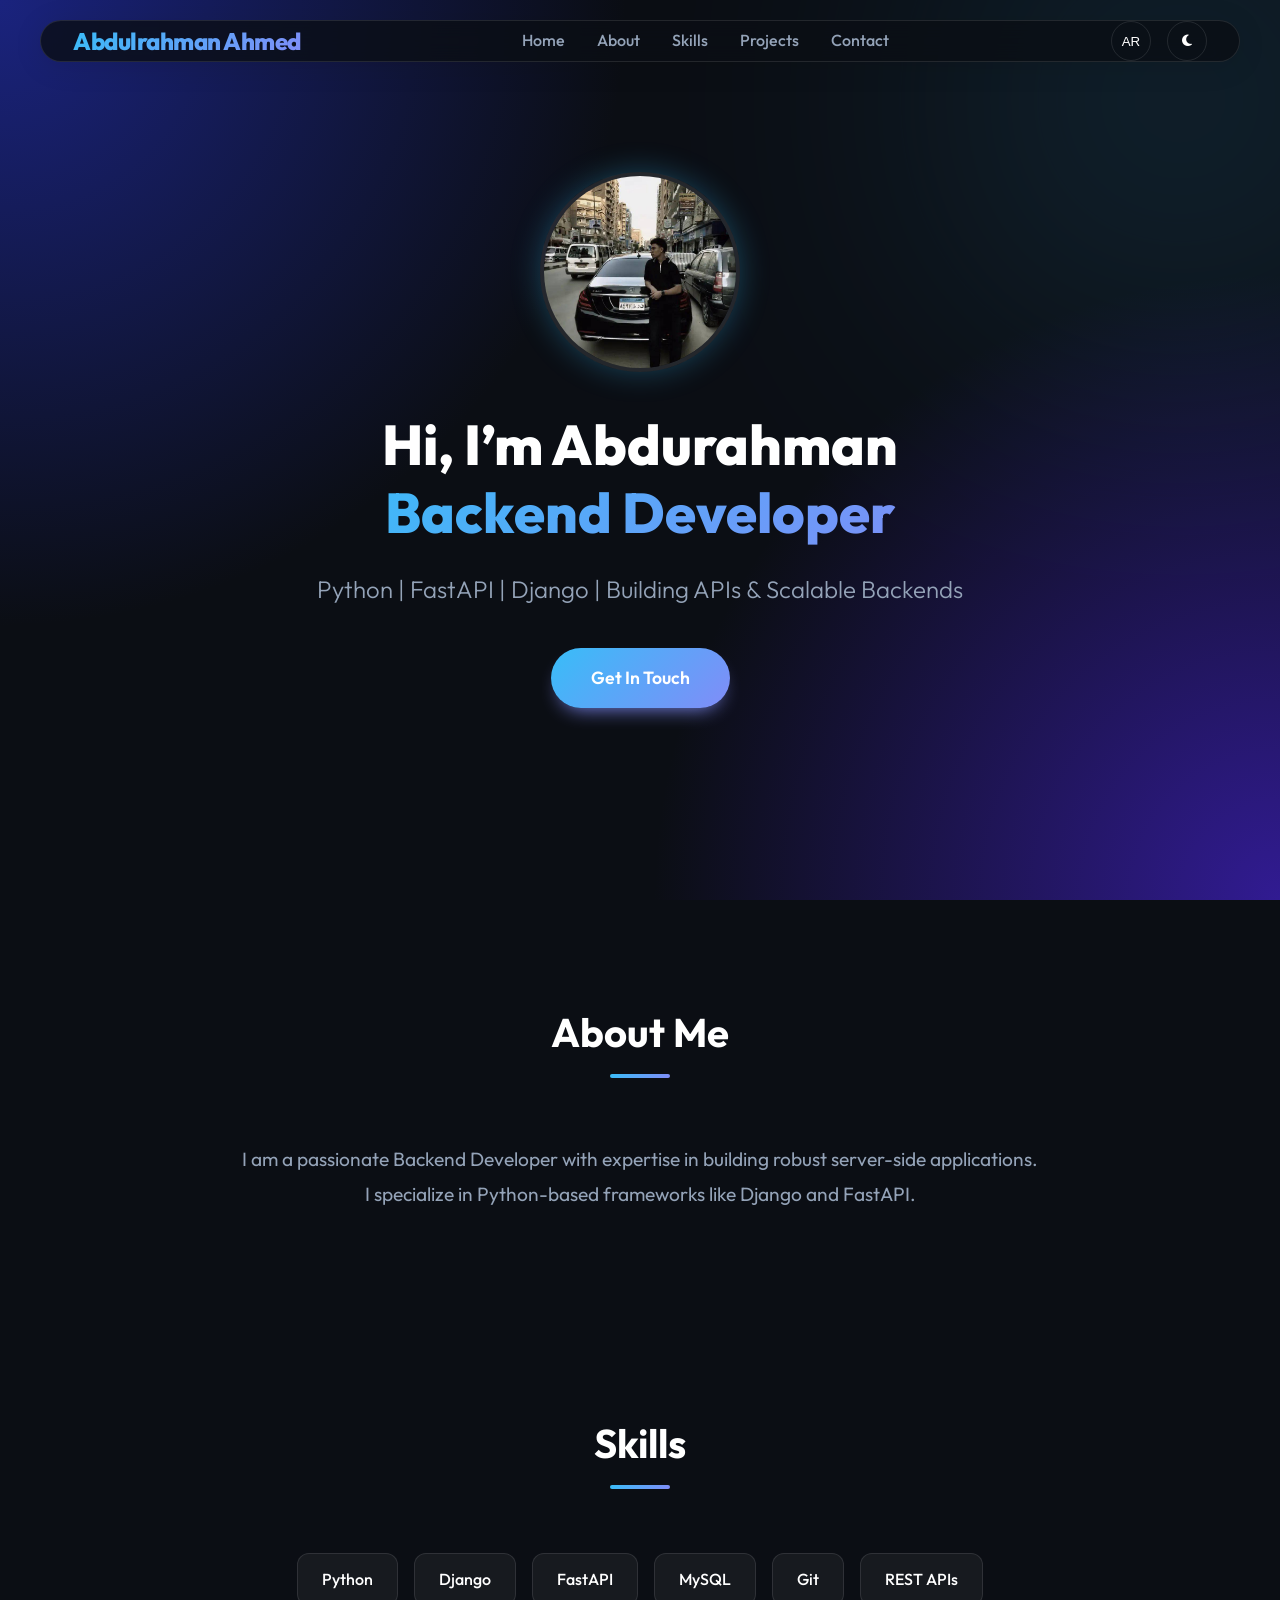
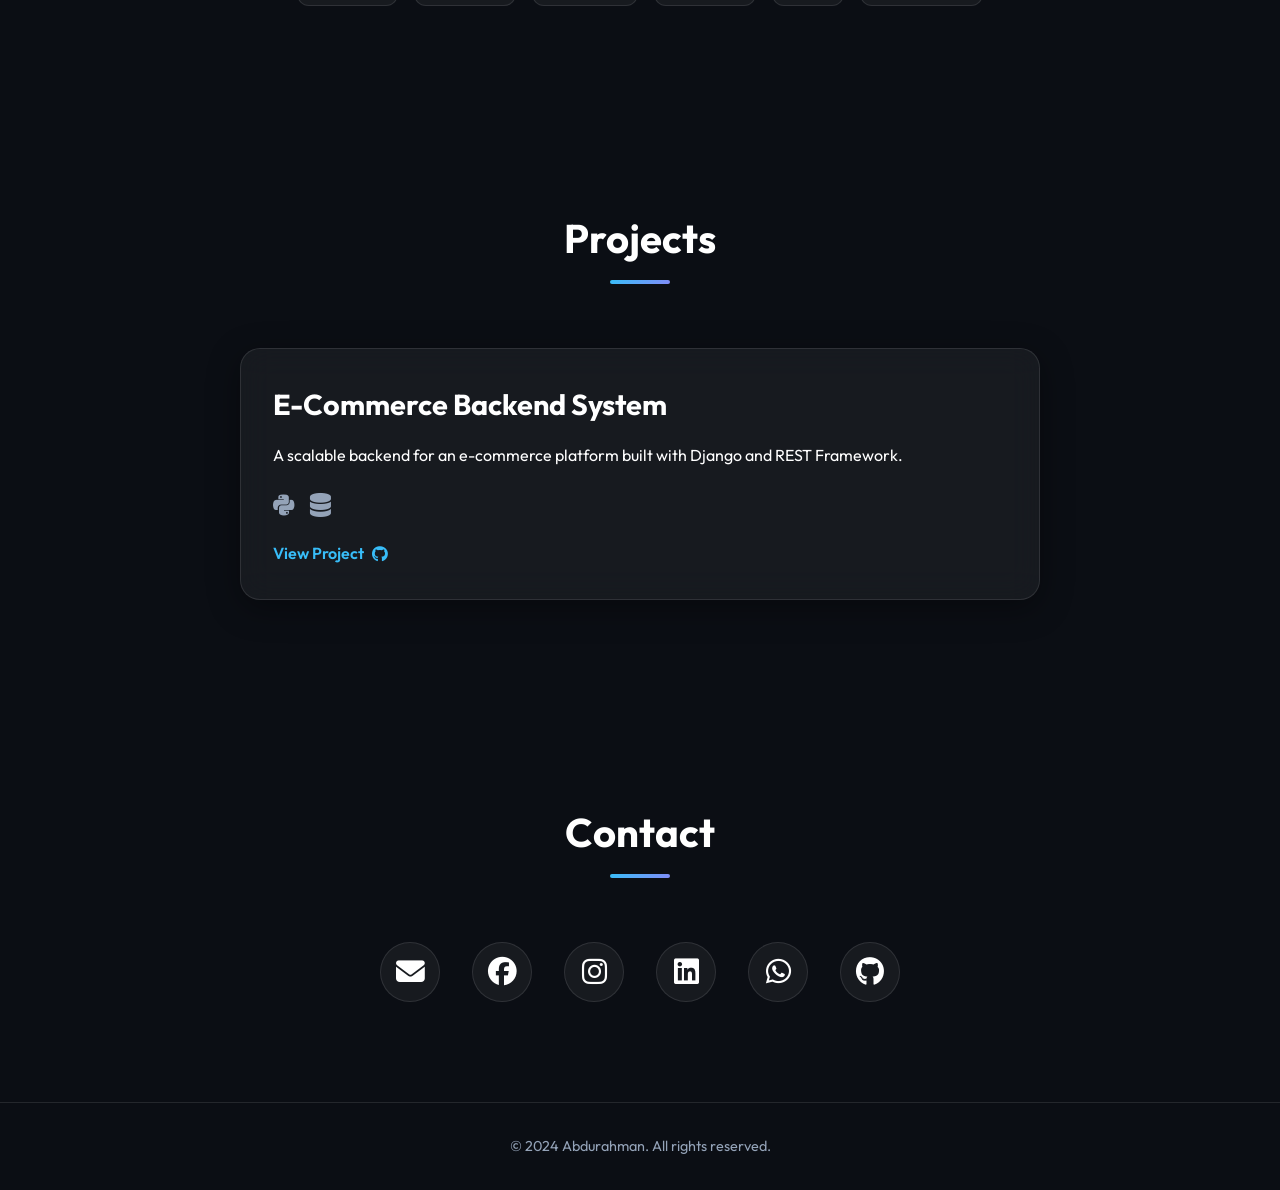
<file: index.html>
<!DOCTYPE html>
<html lang="en" dir="ltr">

<head>
    <meta charset="UTF-8">
    <meta name="viewport" content="width=device-width, initial-scale=1.0">
    <title>Abdulrahman | Backend Developer</title>
    <link rel="stylesheet" href="styles.css">
    <!-- Google Fonts -->
    <link rel="preconnect" href="https://fonts.googleapis.com">
    <link rel="preconnect" href="https://fonts.gstatic.com" crossorigin>
    <link
        href="https://fonts.googleapis.com/css2?family=Cairo:wght@400;700&family=Outfit:wght@300;500;700;800&display=swap"
        rel="stylesheet">
    <!-- Font Awesome -->
    <link rel="stylesheet" href="https://cdnjs.cloudflare.com/ajax/libs/font-awesome/6.4.0/css/all.min.css">
</head>

<body>
    <header>
        <nav class="container">
            <div class="logo">Abdulrahman Ahmed</div>
            <ul class="nav-links">
                <li><a href="#home" data-i18n="home">Home</a></li>
                <li><a href="#about" data-i18n="about">About</a></li>
                <li><a href="#skills" data-i18n="skills">Skills</a></li>
                <li><a href="#projects" data-i18n="projects">Projects</a></li>
                <li><a href="#contact" data-i18n="contact">Contact</a></li>
            </ul>
            <div class="controls">
                <button id="lang-toggle" aria-label="Toggle Language">AR</button>
                <button id="theme-toggle" aria-label="Toggle Theme">
                    <i class="fas fa-moon"></i>
                </button>
                <div class="hamburger">
                    <i class="fas fa-bars"></i>
                </div>
            </div>
        </nav>
    </header>

    <main>
        <!-- Hero Section -->
        <section id="home" class="hero">
            <div class="container hero-content">
                <div class="hero-image-container">
                    <img src="assets/profile.png" alt="Abdulrahman" class="hero-image">
                </div>
                <h1 data-i18n="hero_title">Hi, I’m Abdulrahman <br> <span>Backend Developer</span></h1>
                <p data-i18n="hero_subtitle">Python | FastAPI | Django | Building APIs & Scalable Backends</p>
                <a href="https://wa.me/201062707461" target="_blank" class="btn" data-i18n="contact_btn">Get In Touch <i
                        class="fas fa-arrow-right"></i></a>
            </div>
        </section>

        <!-- About Section -->
        <section id="about" class="about">
            <div class="container">
                <h2 data-i18n="about_title">About Me</h2>
                <div class="about-content">
                    <p data-i18n="about_desc">I am a passionate Backend Developer with expertise in building robust
                        server-side applications.</p>
                </div>
            </div>
        </section>

        <!-- Skills Section -->
        <section id="skills" class="skills">
            <div class="container">
                <h2 data-i18n="skills_title">Skills</h2>
                <div class="skills-grid">
                    <span class="skill-tag">Python</span>
                    <span class="skill-tag">Django</span>
                    <span class="skill-tag">FastAPI</span>
                    <span class="skill-tag">MySQL</span>
                    <span class="skill-tag">Git</span>
                    <span class="skill-tag">REST APIs</span>
                </div>
            </div>
        </section>

        <!-- Projects Section -->
        <section id="projects" class="projects">
            <div class="container">
                <h2 data-i18n="projects_title">Projects</h2>
                <div class="project-card glass-card">
                    <h3 data-i18n="project_name">E-Commerce Backend System</h3>
                    <p data-i18n="project_desc">A scalable backend for an e-commerce platform built with Django and REST
                        Framework.</p>
                    <div class="tech-stack">
                        <i class="fab fa-python"></i>
                        <i class="fas fa-database"></i>
                    </div>
                    <a href="#" class="project-link" data-i18n="view_project">View Project <i
                            class="fab fa-github"></i></a>
                </div>
            </div>
        </section>

        <!-- Contact Section -->
        <section id="contact" class="contact">
            <div class="container">
                <h2 data-i18n="contact_title">Contact</h2>
                <div class="social-links">
                    <a href="mailto:abdo572009ahmed@gmail.com" aria-label="Email"><i class="fas fa-envelope"></i></a>
                    <a href="https://www.facebook.com/share/14U1yfpHHhW/" target="_blank" aria-label="Facebook"><i
                            class="fab fa-facebook"></i></a>
                    <a href="https://www.instagram.com/abdomosaaa/" target="_blank" aria-label="Instagram"><i
                            class="fab fa-instagram"></i></a>
                    <a href="https://www.linkedin.com/in/abdulrahman-ahmed-b10934392/" target="_blank"
                        aria-label="LinkedIn"><i class="fab fa-linkedin"></i></a>
                    <a href="https://wa.me/201062707461" target="_blank" aria-label="WhatsApp"><i
                            class="fab fa-whatsapp"></i></a>
                    <a href="https://github.com/abdo572009ahmed-cmd" target="_blank" aria-label="GitHub"><i
                            class="fab fa-github"></i></a>
                </div>
            </div>
        </section>
    </main>

    <footer>
        <div class="container">
            <p data-i18n="footer_text">&copy; 2024 Abdurahman. All rights reserved.</p>
        </div>
    </footer>

    <script src="script.js"></script>
</body>

</html>
</file>
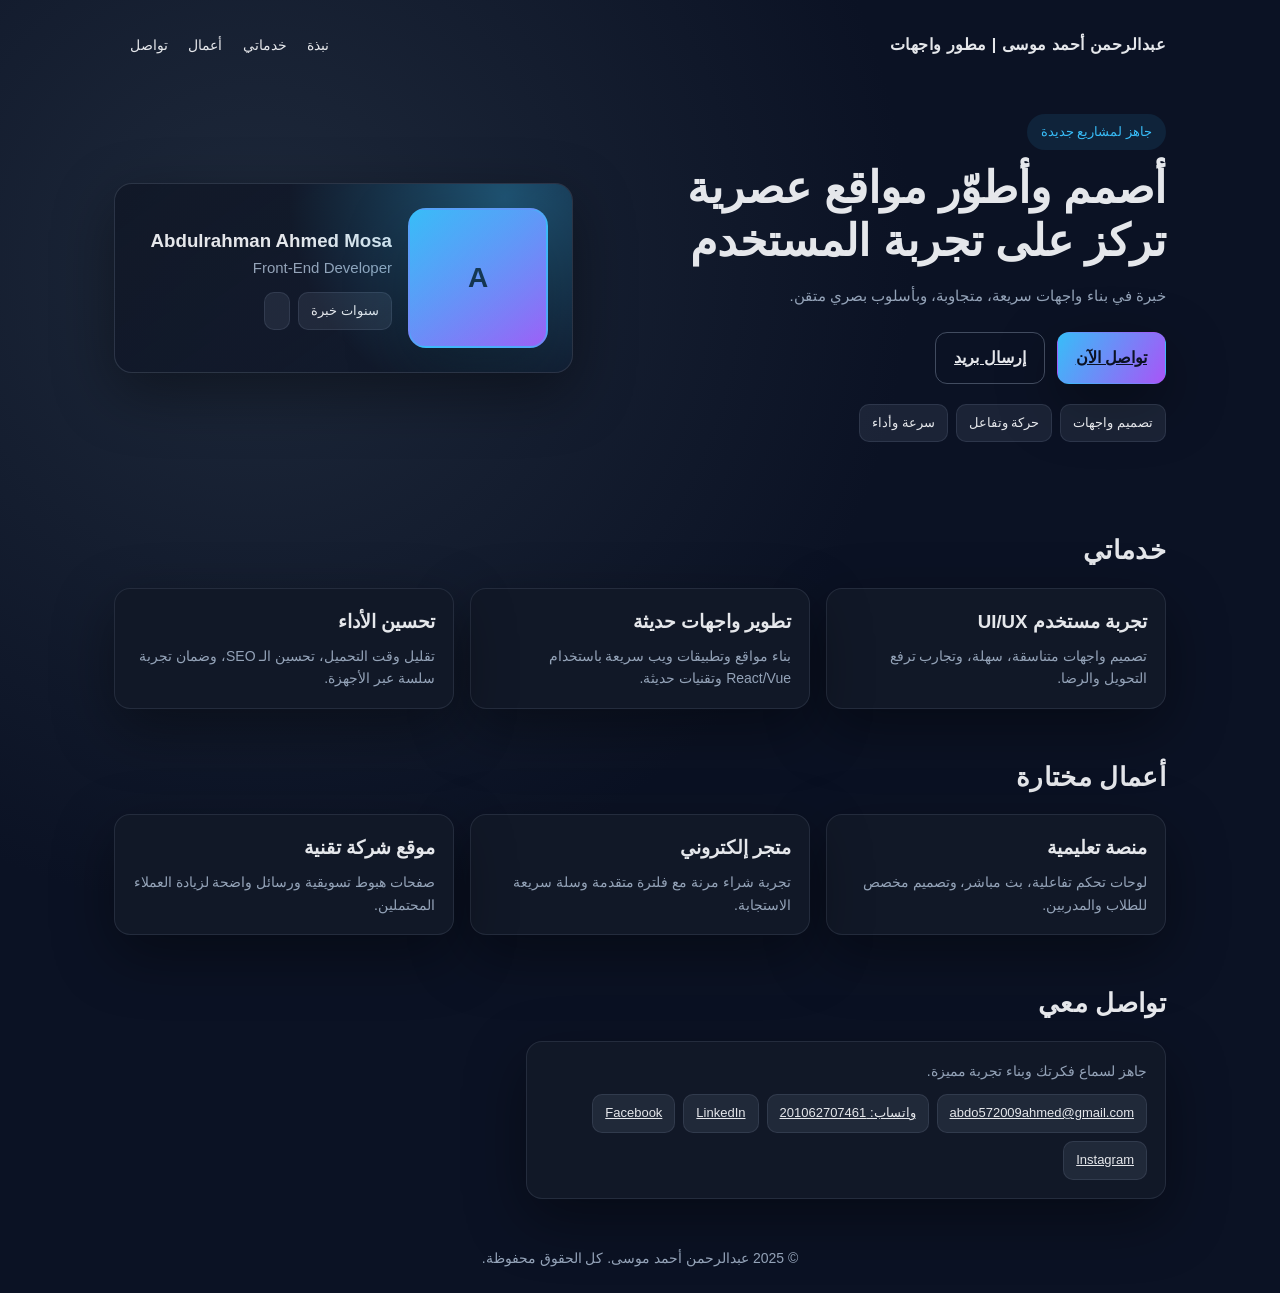
<file: abdo.html>
<!DOCTYPE html>
<html lang="ar" dir="rtl">
<head>
  <meta charset="UTF-8" />
  <meta name="viewport" content="width=device-width, initial-scale=1.0" />
  <title>موقعي الشخصي | عبدالرحمن أحمد موسى</title>
  <style>
    :root {
      --bg: #0f172a;
      --card: #111827;
      --primary: #38bdf8;
      --accent: #a855f7;
      --text: #e5e7eb;
      --muted: #94a3b8;
      --shadow: 0 20px 60px rgba(0, 0, 0, 0.4);
    }
    * { box-sizing: border-box; margin: 0; padding: 0; }
    body {
      font-family: "Segoe UI", sans-serif;
      background: radial-gradient(circle at 20% 20%, #1e293b, #0b1224 45%), var(--bg);
      color: var(--text);
      line-height: 1.6;
    }
    header {
      padding: 32px 24px 16px;
      max-width: 1100px;
      margin: auto;
      display: flex;
      justify-content: space-between;
      align-items: center;
      gap: 16px;
    }
    .logo { font-weight: 700; letter-spacing: 0.5px; }
    nav a {
      color: var(--text);
      text-decoration: none;
      margin-left: 16px;
      font-size: 14px;
      transition: 0.2s ease;
    }
    nav a:hover { color: var(--primary); }
    .hero {
      max-width: 1100px;
      margin: auto;
      padding: 40px 24px 64px;
      display: grid;
      grid-template-columns: 1.1fr 0.9fr;
      gap: 32px;
      align-items: center;
    }
    .pill {
      display: inline-flex;
      align-items: center;
      gap: 8px;
      background: rgba(56, 189, 248, 0.1);
      color: var(--primary);
      padding: 8px 14px;
      border-radius: 999px;
      font-size: 13px;
    }
    h1 { font-size: 44px; margin: 12px 0 16px; line-height: 1.2; }
    .muted { color: var(--muted); font-size: 15px; }
    .cta {
      margin-top: 24px;
      display: flex;
      align-items: center;
      gap: 12px;
    }
    .btn {
      padding: 12px 18px;
      border-radius: 12px;
      border: 1px solid transparent;
      font-weight: 600;
      cursor: pointer;
      transition: 0.2s ease;
      color: #0b1224;
      background: linear-gradient(120deg, var(--primary), var(--accent));
      box-shadow: var(--shadow);
    }
    .btn.secondary {
      background: transparent;
      color: var(--text);
      border-color: rgba(148, 163, 184, 0.4);
      box-shadow: none;
    }
    .profile-card {
      background: linear-gradient(145deg, rgba(17, 24, 39, 0.9), rgba(15, 23, 42, 0.8));
      border: 1px solid rgba(148, 163, 184, 0.2);
      box-shadow: var(--shadow);
      border-radius: 18px;
      padding: 24px;
      position: relative;
      overflow: hidden;
    }
    .profile-card::after {
      content: "";
      position: absolute;
      inset: -40px;
      background: radial-gradient(circle at 80% 20%, rgba(56, 189, 248, 0.35), transparent 45%);
      pointer-events: none;
    }
    .profile-card img {
      display: none;
    }
    .avatar {
      width: 140px;
      height: 140px;
      border-radius: 18px;
      background: linear-gradient(135deg, var(--primary), var(--accent));
      border: 2px solid rgba(56, 189, 248, 0.4);
      display: grid;
      place-items: center;
      font-weight: 700;
      font-size: 28px;
      color: #0b1224;
      box-shadow: var(--shadow);
    }
    .profile-top { display: flex; gap: 16px; align-items: center; }
    .chips { display: flex; gap: 8px; flex-wrap: wrap; margin-top: 12px; }
    .chip {
      background: rgba(148, 163, 184, 0.12);
      color: var(--text);
      padding: 8px 12px;
      border-radius: 10px;
      font-size: 13px;
      border: 1px solid rgba(148, 163, 184, 0.15);
    }
    section {
      max-width: 1100px;
      margin: auto;
      padding: 24px;
    }
    .section-title {
      font-size: 26px;
      margin-bottom: 16px;
      letter-spacing: 0.3px;
    }
    .cards {
      display: grid;
      grid-template-columns: repeat(auto-fit, minmax(280px, 1fr));
      gap: 16px;
    }
    .card {
      background: var(--card);
      padding: 18px;
      border-radius: 16px;
      border: 1px solid rgba(148, 163, 184, 0.15);
      box-shadow: var(--shadow);
    }
    .card h3 { margin-bottom: 8px; }
    .card p { color: var(--muted); font-size: 14px; }
    .timeline { border-inline-start: 2px solid rgba(56, 189, 248, 0.4); padding-inline-start: 16px; }
    .timeline-item { margin-bottom: 16px; }
    .timeline-item span { color: var(--primary); font-size: 13px; }
    footer {
      text-align: center;
      padding: 24px;
      color: var(--muted);
      font-size: 14px;
    }
    @media (max-width: 900px) {
      .hero { grid-template-columns: 1fr; text-align: center; }
      .profile-top { justify-content: center; }
      header { flex-direction: column; }
      nav a { margin: 0 8px; }
      .cta { justify-content: center; }
    }
  </style>
</head>
<body>
  <header>
    <div class="logo">عبدالرحمن أحمد موسى | مطور واجهات</div>
    <nav>
      <a href="#about">نبذة</a>
      <a href="#services">خدماتي</a>
      <a href="#projects">أعمال</a>
      <a href="#contact">تواصل</a>
    </nav>
  </header>

  <main>
    <section class="hero" id="about">
      <div>
        <div class="pill">جاهز لمشاريع جديدة</div>
        <h1>أصمم وأطوّر مواقع عصرية تركز على تجربة المستخدم</h1>
        <p class="muted">خبرة في بناء واجهات سريعة، متجاوبة، وبأسلوب بصري متقن.</p>
        <div class="cta">
          <a class="btn" href="https://wa.me/201062707461" target="_blank" rel="noopener">تواصل الآن</a>
          <a class="btn secondary" href="mailto:abdo572009ahmed@gmail.com">إرسال بريد</a>
        </div>
        <div class="chips" style="margin-top:20px;">
          <div class="chip">تصميم واجهات</div>
          <div class="chip">حركة وتفاعل</div>
          <div class="chip">سرعة وأداء</div>
        </div>
      </div>
      <div class="profile-card">
        <div class="profile-top">
          <div class="avatar" aria-label="صورة شخصية">A</div>
          <div>
            <h3>Abdulrahman Ahmed Mosa</h3>
            <p class="muted">Front-End Developer</p>
            <div class="chips">
              <div class="chip"> سنوات خبرة</div>
              <div class="chip"></div>
            </div>
          </div>
        </div>
      </div>
    </section>

    <section id="services">
      <h2 class="section-title">خدماتي</h2>
      <div class="cards">
        <div class="card">
          <h3>تجربة مستخدم UI/UX</h3>
          <p>تصميم واجهات متناسقة، سهلة، وتجارب ترفع التحويل والرضا.</p>
        </div>
        <div class="card">
          <h3>تطوير واجهات حديثة</h3>
          <p>بناء مواقع وتطبيقات ويب سريعة باستخدام React/Vue وتقنيات حديثة.</p>
        </div>
        <div class="card">
          <h3>تحسين الأداء</h3>
          <p>تقليل وقت التحميل، تحسين الـ SEO، وضمان تجربة سلسة عبر الأجهزة.</p>
        </div>
      </div>
    </section>

    <section id="projects">
      <h2 class="section-title">أعمال مختارة</h2>
      <div class="cards">
        <div class="card">
          <h3>منصة تعليمية</h3>
          <p>لوحات تحكم تفاعلية، بث مباشر، وتصميم مخصص للطلاب والمدربين.</p>
        </div>
        <div class="card">
          <h3>متجر إلكتروني</h3>
          <p>تجربة شراء مرنة مع فلترة متقدمة وسلة سريعة الاستجابة.</p>
        </div>
        <div class="card">
          <h3>موقع شركة تقنية</h3>
          <p>صفحات هبوط تسويقية ورسائل واضحة لزيادة العملاء المحتملين.</p>
        </div>
      </div>
    </section>

    <section id="contact">
      <h2 class="section-title">تواصل معي</h2>
      <div class="card" style="max-width:640px;">
        <p class="muted">جاهز لسماع فكرتك وبناء تجربة مميزة.</p>
        <div class="chips" style="margin-top:12px;">
          <a class="chip" href="mailto:abdo572009ahmed@gmail.com">abdo572009ahmed@gmail.com</a>
          <a class="chip" href="https://wa.me/201062707461" target="_blank" rel="noopener">واتساب: 201062707461</a>
          <a class="chip" href="https://linkedin.com/in/abdo" target="_blank" rel="noopener">LinkedIn</a>
          <a class="chip" href="https://www.facebook.com/profile.php?id=61579011426478" target="_blank" rel="noopener">Facebook</a>
          <a class="chip" href="https://www.instagram.com/abdomosaaaa/?next=%2F" target="_blank" rel="noopener">Instagram</a>
        </div>
      </div>
    </section>
  </main>

  <footer>© 2025 عبدالرحمن أحمد موسى. كل الحقوق محفوظة.</footer>
</body>
</html>
</file>
<file: styles.css>
/* --- Modern Reset & Variables --- */
:root {
    /* Core Palette - Dark (Default) */
    --bg-color: #0B0E14;
    --bg-gradient: radial-gradient(circle at top left, #1a237e, transparent 40%),
        radial-gradient(circle at bottom right, #311b92, transparent 40%),
        #0B0E14;

    --text-primary: #ffffff;
    --text-secondary: #94a3b8;

    --accent-primary: #38bdf8;
    --accent-secondary: #818cf8;
    --accent-gradient: linear-gradient(135deg, #38bdf8 0%, #818cf8 100%);

    --glass-bg: rgba(255, 255, 255, 0.05);
    --glass-border: rgba(255, 255, 255, 0.1);
    --glass-shadow: 0 8px 32px 0 rgba(0, 0, 0, 0.37);

    --nav-bg: rgba(11, 14, 20, 0.8);

    /* Fonts */
    --font-en: 'Outfit', sans-serif;
    --font-ar: 'Cairo', sans-serif;

    --spacing-container: 1200px;
}

[data-theme="light"] {
    /* Light Mode Palette */
    --bg-color: #f8fafc;
    --bg-gradient: radial-gradient(circle at top left, #e0f2fe, transparent 40%),
        radial-gradient(circle at bottom right, #f3e8ff, transparent 40%),
        #f8fafc;

    --text-primary: #0f172a;
    --text-secondary: #475569;

    --accent-primary: #0284c7;
    --accent-secondary: #6366f1;
    --accent-gradient: linear-gradient(135deg, #0284c7 0%, #6366f1 100%);

    --glass-bg: rgba(255, 255, 255, 0.6);
    --glass-border: rgba(255, 255, 255, 0.4);
    --glass-shadow: 0 8px 32px 0 rgba(31, 38, 135, 0.1);

    --nav-bg: rgba(248, 250, 252, 0.8);
}

/* --- Global Styles --- */
* {
    box-sizing: border-box;
    margin: 0;
    padding: 0;
}

html {
    scroll-behavior: smooth;
}

body {
    font-family: var(--font-en);
    background: var(--bg-gradient);
    background-attachment: fixed;
    /* Parallax-like background */
    color: var(--text-primary);
    min-height: 100vh;
    line-height: 1.6;
    overflow-x: hidden;
    transition: background 0.3s, color 0.3s;
}

html[lang="ar"] body {
    font-family: var(--font-ar);
}

a {
    text-decoration: none;
    color: inherit;
    transition: 0.3s;
}

ul {
    list-style: none;
}

.container {
    max-width: var(--spacing-container);
    margin: 0 auto;
    padding: 0 2rem;
}

/* --- Floating Navbar --- */
header {
    position: fixed;
    top: 20px;
    left: 0;
    right: 0;
    z-index: 1000;
}

nav {
    background: var(--nav-bg);
    backdrop-filter: blur(12px);
    -webkit-backdrop-filter: blur(12px);
    border: 1px solid var(--glass-border);
    border-radius: 50px;
    padding: 0.8rem 2rem;
    display: flex;
    justify-content: space-between;
    align-items: center;
    box-shadow: 0 4px 30px rgba(0, 0, 0, 0.1);
    margin: 0 auto;
    max-width: var(--spacing-container);
}

.logo {
    font-size: 1.5rem;
    font-weight: 800;
    background: var(--accent-gradient);
    -webkit-background-clip: text;
    -webkit-text-fill-color: transparent;
    letter-spacing: -0.5px;
}

.nav-links {
    display: flex;
    gap: 2rem;
}

.nav-links a {
    font-weight: 500;
    color: var(--text-secondary);
    position: relative;
}

.nav-links a:hover,
.nav-links a.active {
    color: var(--text-primary);
}

.nav-links a::after {
    content: '';
    position: absolute;
    width: 0;
    height: 2px;
    background: var(--accent-gradient);
    bottom: -4px;
    left: 0;
    transition: width 0.3s;
}

html[dir="rtl"] .nav-links a::after {
    left: auto;
    right: 0;
}

.nav-links a:hover::after {
    width: 100%;
}

.controls {
    display: flex;
    gap: 1rem;
    align-items: center;
}

.controls button {
    background: transparent;
    border: 1px solid var(--glass-border);
    color: var(--text-primary);
    width: 40px;
    height: 40px;
    border-radius: 50%;
    cursor: pointer;
    display: flex;
    align-items: center;
    justify-content: center;
    transition: 0.3s;
}

.controls button:hover {
    background: var(--glass-bg);
    border-color: var(--accent-primary);
    transform: translateY(-2px);
}

/* --- Hero Section --- */
.hero {
    min-height: 100vh;
    display: flex;
    align-items: center;
    padding-top: 80px;
    position: relative;
    overflow: hidden;
}

/* Abstract Background Blobs */
.hero::before {
    content: '';
    position: absolute;
    width: 400px;
    height: 400px;
    background: var(--accent-primary);
    filter: blur(150px);
    opacity: 0.2;
    border-radius: 50%;
    top: -100px;
    right: -100px;
    z-index: -1;
    animation: float 10s ease-in-out infinite;
}

.hero-content {
    max-width: 800px;
    text-align: center;
    margin: 0 auto;
}

/* Hero Image */
.hero-image-container {
    margin-bottom: 2rem;
    position: relative;
    display: inline-block;
}

.hero-image {
    width: 200px;
    height: 200px;
    border-radius: 50%;
    object-fit: cover;
    border: 4px solid var(--glass-border);
    box-shadow: 0 0 30px rgba(56, 189, 248, 0.3);
    /* Accent glow */
    transition: transform 0.5s ease;
}

.hero-image:hover {
    transform: scale(1.05) rotate(5deg);
    box-shadow: 0 0 50px rgba(56, 189, 248, 0.6);
}

.hero-content h1 {
    font-size: 3.5rem;

    line-height: 1.2;
    margin-bottom: 1.5rem;
    font-weight: 800;
}

.hero-content h1 span {
    display: block;
    background: var(--accent-gradient);
    -webkit-background-clip: text;
    -webkit-text-fill-color: transparent;
}

.hero-content p {
    font-size: 1.5rem;
    color: var(--text-secondary);
    margin-bottom: 2.5rem;
    font-weight: 300;
}

.btn {
    display: inline-flex;
    align-items: center;
    gap: 10px;
    background: var(--accent-gradient);
    color: #fff;
    padding: 1rem 2.5rem;
    border-radius: 50px;
    font-weight: 600;
    font-size: 1.1rem;
    box-shadow: 0 10px 20px -10px var(--accent-secondary);
    transition: transform 0.3s, box-shadow 0.3s;
}

.btn:hover {
    transform: translateY(-3px);
    box-shadow: 0 20px 30px -10px var(--accent-secondary);
}

/* --- Glass Cards (Common) --- */
.glass-card {
    background: var(--glass-bg);
    backdrop-filter: blur(16px);
    -webkit-backdrop-filter: blur(16px);
    border: 1px solid var(--glass-border);
    border-radius: 20px;
    padding: 2rem;
    box-shadow: var(--glass-shadow);
    transition: transform 0.3s, border-color 0.3s;
}

.glass-card:hover {
    transform: translateY(-5px);
    border-color: var(--accent-primary);
}

/* --- Sections --- */
section {
    padding: 100px 0;
}

h2 {
    font-size: 2.5rem;
    text-align: center;
    margin-bottom: 4rem;
    position: relative;
    display: inline-block;
    left: 50%;
    transform: translateX(-50%);
}

h2::after {
    content: '';
    display: block;
    width: 60px;
    height: 4px;
    background: var(--accent-gradient);
    margin: 10px auto 0;
    border-radius: 2px;
}

/* About & Skills */
.about-content {
    text-align: center;
    max-width: 800px;
    margin: 0 auto;
    font-size: 1.2rem;
    color: var(--text-secondary);
    line-height: 1.8;
}

.skills-grid {
    display: flex;
    flex-wrap: wrap;
    justify-content: center;
    gap: 1rem;
    max-width: 900px;
    margin: 0 auto;
}

.skill-tag {
    background: var(--glass-bg);
    border: 1px solid var(--glass-border);
    padding: 0.8rem 1.5rem;
    border-radius: 12px;
    font-weight: 500;
    transition: 0.3s;
    cursor: default;
}

.skill-tag:hover {
    background: var(--accent-gradient);
    color: #fff;
    border-color: transparent;
}

/* Projects */
.project-card {
    margin: 0 auto;
    max-width: 800px;
}

.project-card h3 {
    font-size: 1.8rem;
    margin-bottom: 1rem;
    color: var(--text-primary);
}

.tech-stack {
    display: flex;
    gap: 1rem;
    margin: 1.5rem 0;
    font-size: 1.5rem;
    color: var(--text-secondary);
}

.project-link {
    display: inline-flex;
    align-items: center;
    gap: 0.5rem;
    color: var(--accent-primary);
    font-weight: 600;
}

/* Contact */
.social-links {
    display: flex;
    justify-content: center;
    gap: 2rem;
    flex-wrap: wrap;
}

.social-links a {
    width: 60px;
    height: 60px;
    display: flex;
    align-items: center;
    justify-content: center;
    font-size: 1.8rem;
    border-radius: 50%;
    background: var(--glass-bg);
    border: 1px solid var(--glass-border);
    color: var(--text-primary);
    transition: 0.3s;
}

.social-links a:hover {
    background: var(--accent-gradient);
    color: #fff;
    transform: translateY(-5px) rotate(10deg);
}

/* Footer */
footer {
    text-align: center;
    padding: 2rem;
    border-top: 1px solid var(--glass-border);
    color: var(--text-secondary);
    font-size: 0.9rem;
}

/* --- Mobile Responsiveness --- */
.hamburger {
    display: none;
    font-size: 1.5rem;
    color: var(--text-primary);
    cursor: pointer;
}

@media (max-width: 768px) {
    nav {
        padding: 0.8rem 1.5rem;
    }

    .nav-links {
        display: none;
        position: absolute;
        top: 80px;
        left: 20px;
        right: 20px;
        background: var(--bg-color);
        /* Using solid bg for mobile menu readability or very blurred glass */
        background: rgba(15, 23, 42, 0.95);
        padding: 2rem;
        flex-direction: column;
        border-radius: 20px;
        border: 1px solid var(--glass-border);
        box-shadow: 0 10px 40px rgba(0, 0, 0, 0.5);
    }

    .nav-links.active {
        display: flex;
        animation: fadeDown 0.3s ease;
    }

    .hamburger {
        display: block;
    }

    .hero-content h1 {
        font-size: 2.5rem;
    }

    section {
        padding: 60px 0;
    }
}

/* Animations */
@keyframes float {

    0%,
    100% {
        transform: translate(0, 0);
    }

    50% {
        transform: translate(20px, -20px);
    }
}

@keyframes fadeDown {
    from {
        opacity: 0;
        transform: translateY(-10px);
    }

    to {
        opacity: 1;
        transform: translateY(0);
    }
}

.hidden {
    opacity: 0;
    transform: translateY(30px);
    transition: 0.8s ease;
}

.visible {
    opacity: 1;
    transform: translateY(0);
}
</file>
